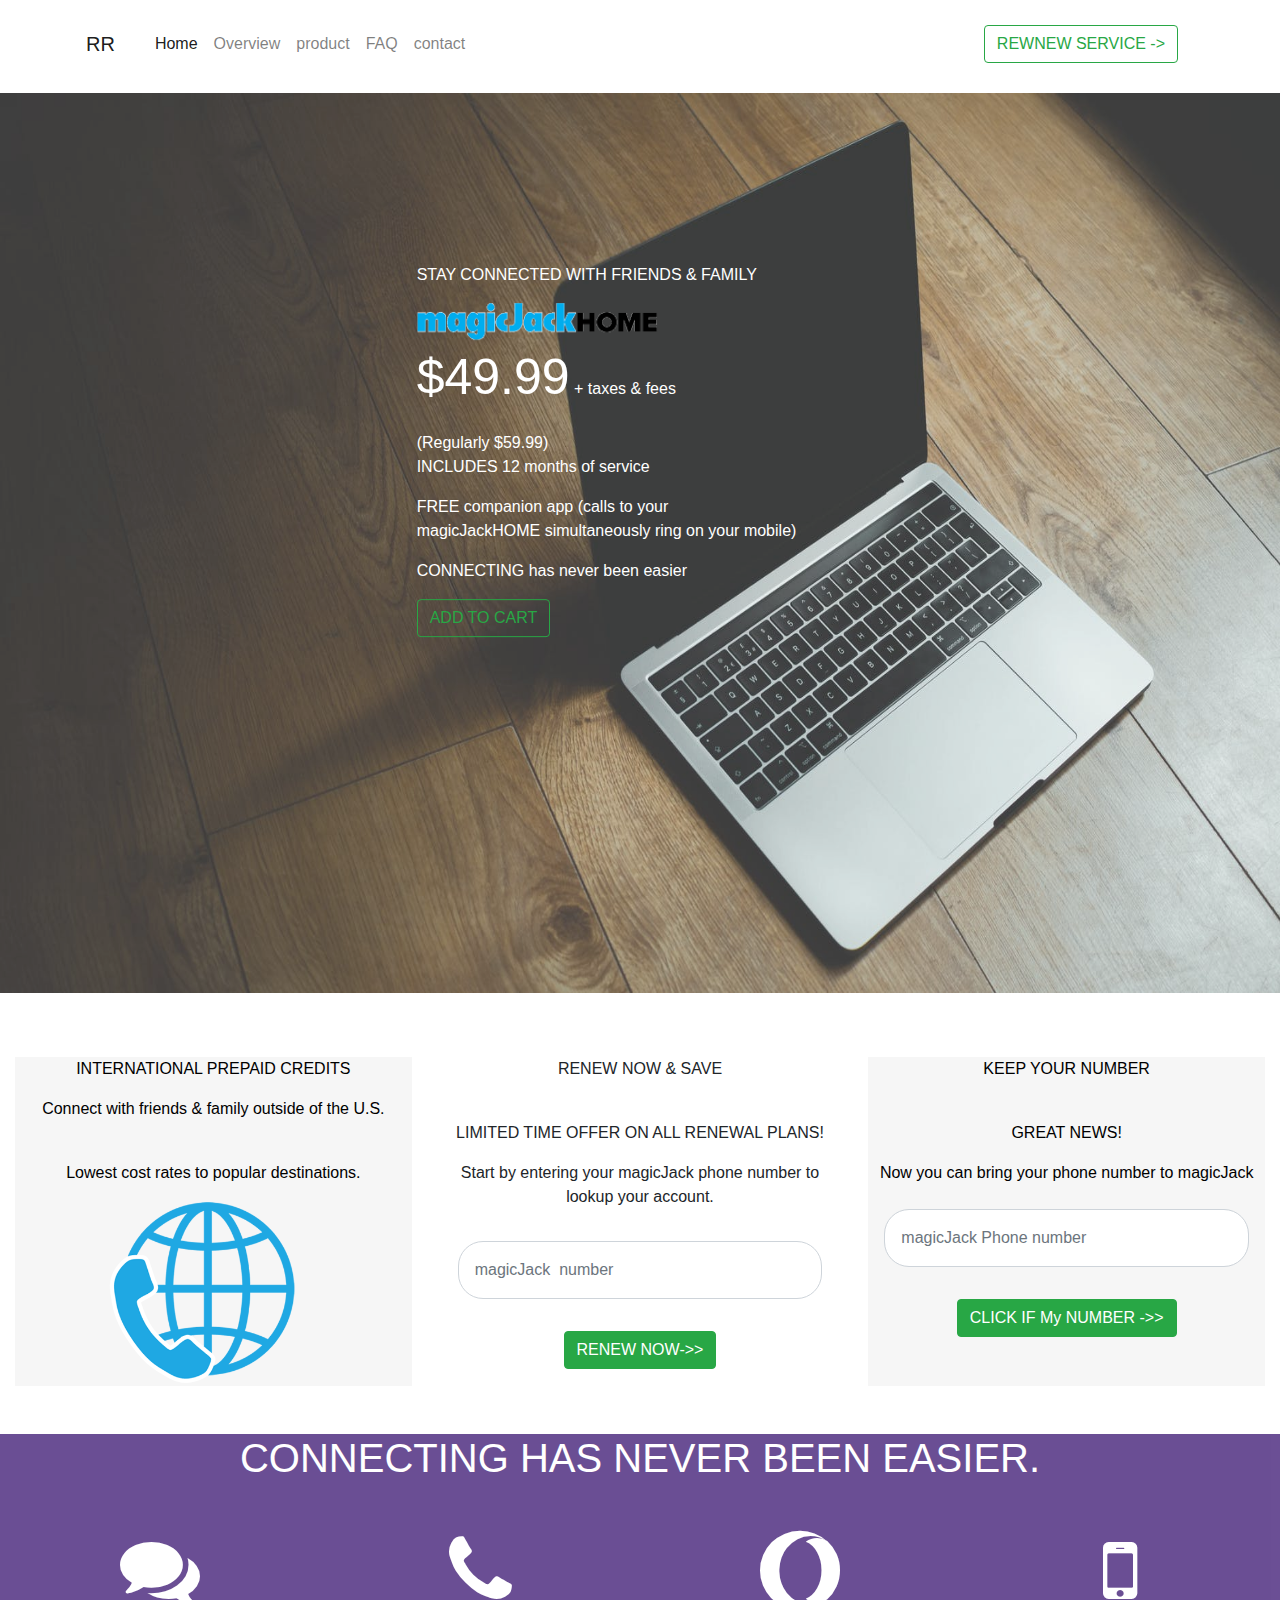
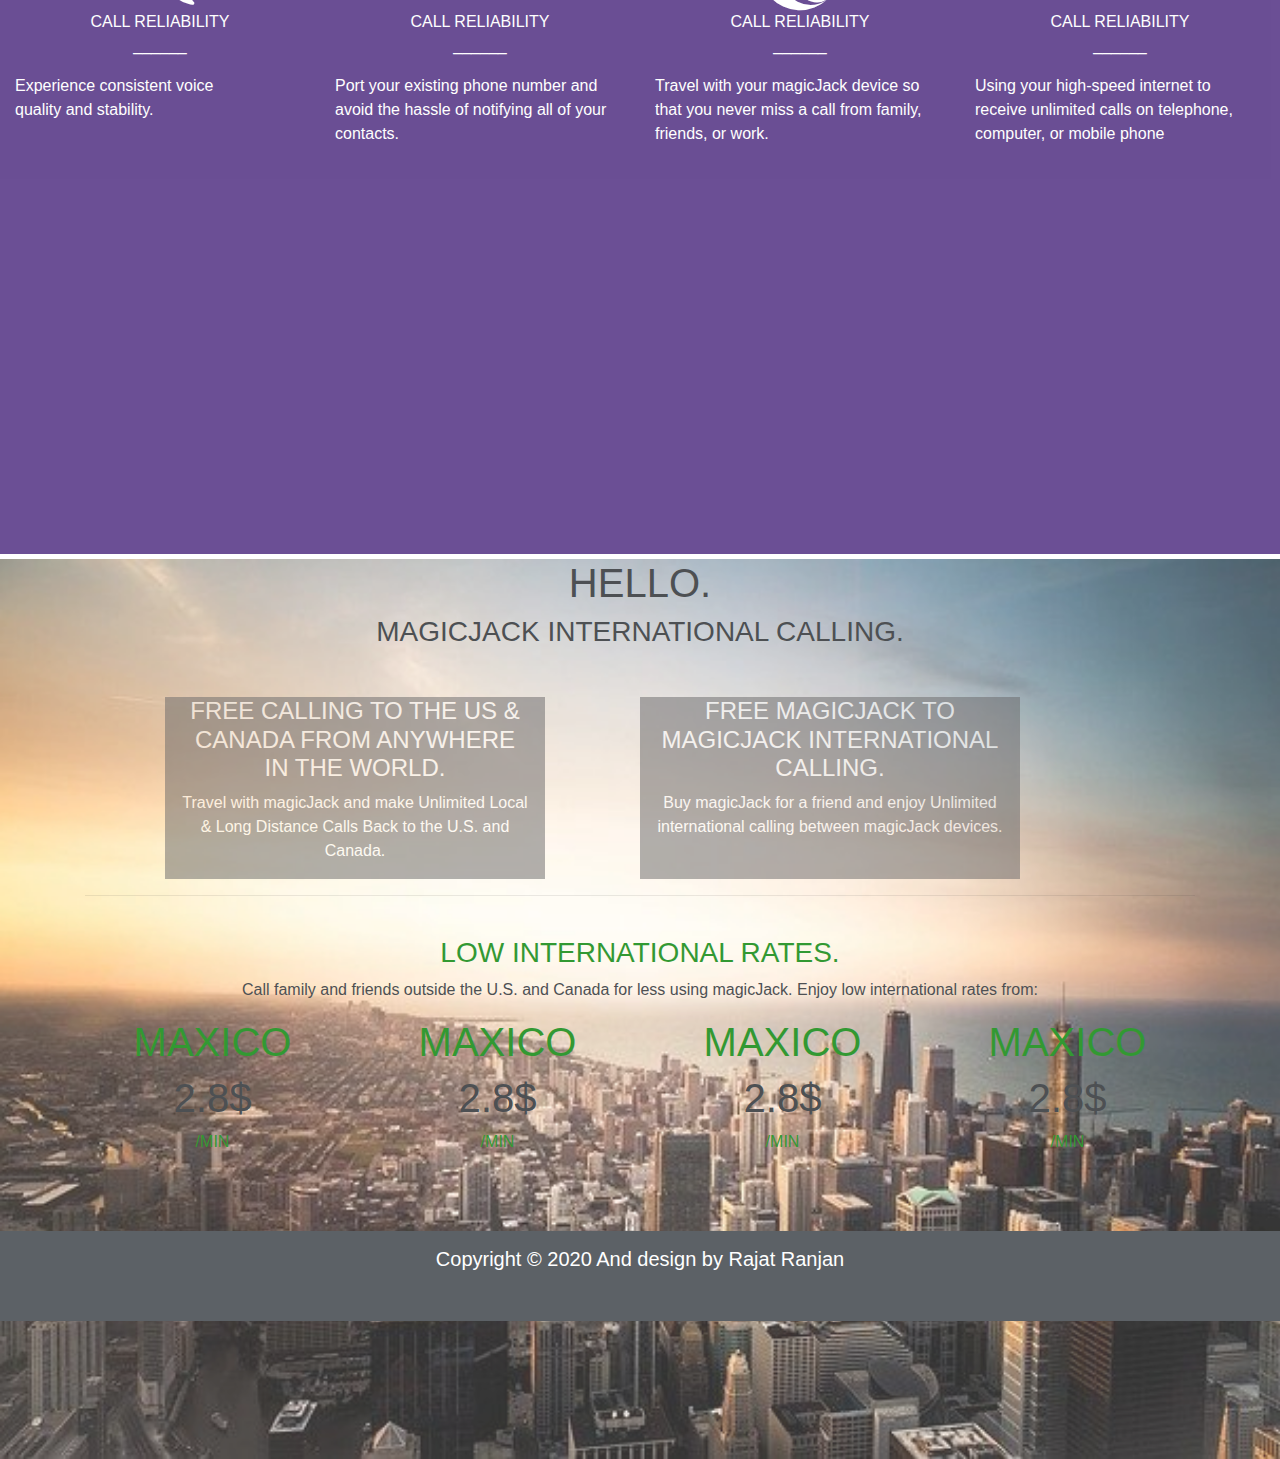
<file: index.html>
<!Doctype html>
<html>
	<head>
	     <meta charset="utf-8">
    <meta name="viewport" content="width=device-width, initial-scale=1">
		<link rel="stylesheet" href ="bootstrap-4/css/bootstrap.min.css">
		
		<script src ="jquery/jquery-3.2.1.slim.js"></script>
		<script src="bootstrap-4/js/bootstrap.min.js"></script>
		<link rel="stylesheet" href="https://cdnjs.cloudflare.com/ajax/libs/font-awesome/4.7.0/css/font-awesome.min.css">
		<link rel="stylesheet" href="styless.css">
	</head>
	<body>
		<nav class="container navbar navbar-expand-lg navbar-light bg-white">
  <a class="navbar-brand" href="#">RR</a>
  <button class="navbar-toggler" type="button" data-toggle="collapse" data-target="#navbarSupportedContent" aria-controls="navbarSupportedContent" aria-expanded="false" aria-label="Toggle navigation">
    <span class="navbar-toggler-icon"></span>
  </button>

  <div class="collapse navbar-collapse p-3" id="navbarSupportedContent">
    <ul class="navbar-nav mr-auto">
      <li class="nav-item active">
        <a class="nav-link" href="index.html">Home <span class="sr-only">(current)</span></a>
      </li>
      <li class="nav-item">
        <a class="nav-link" href="overview.html">Overview</a>
      </li>
      <li class="nav-item">
        <a class="nav-link" href="Product.html">product</a>
      </li>
      <li class="nav-item">
        <a class="nav-link" href="faq.html">FAQ</a>
      </li>
      <li class="nav-item">
      	<a class="nav-link" href="contact.html">contact</a>
      </li>
    </ul>
    <form class="form-inline my-2 my-lg-0">
      
      <button class="btn btn-outline-success my-2 my-sm-0" type="submit">REWNEW SERVICE -></button>
    </form>
  </div>
</nav>










<!--Image -->
<section>
	<img class="imagearea" src="image/back.jpeg">
	<div class="block">
		<div class="row" style="margin-right: -5px"> <div class="col-lg-1"></div>
			<div class="col-lg text-left">
				<p>
	STAY CONNECTED WITH FRIENDS & FAMILY
	</p>
	<img src="image/productpg_homelogo.png" width="50%">
	<p><span class="Dollor"> $49.99</span> + taxes & fees</p>
	<span>(Regularly $59.99)</span>
	<p>INCLUDES 12 months of service</p>
	<p>FREE companion app (calls to your<br> magicJackHOME simultaneously ring on your <span> mobile)</span></p>
	<p>CONNECTING has never been easier</p>
	<button href="#" type="button" class="btn btn-outline-success">ADD TO CART</button>
			</div>

		</div>
    
	</div>
	</section>
	<section class="container-fluid">
		<div class="row mt-5">
			<div class="col-lg-4 text-center mt-3">
			 <div class="mainaside" >
				<p>INTERNATIONAL PREPAID CREDITS</p>
				<p>Connect with friends & family outside of the U.S.</p><br>
				<p>Lowest cost rates to popular destinations.</p>
				<img src="image/home-ipp.png" width="90%">
			</div>
			</div>
			<div class="col-lg-4 text-center mt-3">
				<p>RENEW NOW & SAVE</p><br>
				<p>LIMITED TIME OFFER ON ALL RENEWAL PLANS!</p>
                <p>Start by entering your magicJack phone number to lookup your account.</p>
                <div class="input-group mb-3 p-3">
                <input type="text" class="form-control p-3" placeholder="magicJack  number" aria-label="Username" aria-describedby="basic-addon1" style="border-radius: 25px">
               </div>

               <a href="#"
                <button type="button" class="btn btn-success">RENEW NOW->></button></a>
			</div>
			<div class="col-lg-4 text-center mt-3">
				<div class="mainaside">
				<p>KEEP YOUR NUMBER</p><br>
				<p>GREAT NEWS!</p>
				<label>Now you can bring your phone number to magicJack</label>
                <div class="input-group mb-3 p-3">
                <input type="text" class="form-control p-3" placeholder="magicJack Phone number" aria-label="Username" aria-describedby="basic-addon1" style="border-radius: 25px">
               </div>
                <a href="#"
                <button type="button" class="btn btn-success">CLICK IF My NUMBER ->></button></a>
				</div>
			</div>
		</div>
	</section>
  <div class="bgcolorofconection">

	<section  class="container-fluid text-center">
		<h1 class="mt-5">CONNECTING HAS NEVER BEEN EASIER.</h1>
		<div class="row mt-5  mb-5">
			<div class="col-lg-3">
				<i class="fa fa-5x fa-comments"></i><br>
				<span>CALL RELIABILITY</span>
				<p class="text-center">______</p>
				<p class="text-left">Experience consistent voice<br> quality and stability.</p>
			</div>
		
		
			<div class="col-lg-3">
				<i class="fa fa-5x fa-phone"></i><br>
				<span>CALL RELIABILITY</span>
				<p class="text-center">______</p>
				<p class="text-left">Port your existing phone number and avoid the hassle of notifying all of your contacts.</p>
			</div>
		
		
			<div class="col-lg-3">
				<i class="fa fa-5x fa-opera"></i><br>
				<span>CALL RELIABILITY</span>
				<p class="text-center">______</p>
				<p class="text-left">Travel with your magicJack device so that you never miss a call from family, friends, or work.</p>
			</div>
		
		
			<div class="col-lg-3">
				<i class="fa fa-5x fa-mobile"></i><br>
				<span>CALL RELIABILITY</span>
				<p class="text-center">______</p>
				<p class="text-left">Using your high-speed internet to receive unlimited calls on telephone, computer, or mobile phone</p>
			</div>
		</div>
	</section>
	</div>
	<div class="imagearea">
		<section class="container text-center">
			<h1>HELLO.</h1>
			<h3>MAGICJACK INTERNATIONAL CALLING.</h3>
			<div class="row mt-5">
				<div class="col-lg-1"></div>
				<div  style="background-color: #414042 ;color: #fff;opacity: 0.5"  class="col-lg-4 ">
					<h4>FREE CALLING TO THE US & CANADA FROM ANYWHERE IN THE WORLD.</h4>
					<p>Travel with magicJack and make Unlimited Local & Long Distance Calls Back to the U.S. and Canada.</p>
				</div>
				<div class="col-lg-1"></div>
				<div style="background-color: #414042 ;color: #fff;opacity: 0.5" class="col-lg-4">
					<h4>FREE MAGICJACK TO MAGICJACK INTERNATIONAL CALLING.</h4>
					<p>Buy magicJack for a friend and enjoy Unlimited international calling between magicJack devices.</p>
				</div>
				<div class="col-lg-1"></div>
			</div>
			<hr><br>
			<h3 class="green">LOW INTERNATIONAL RATES.</h3>
			<p>Call family and friends outside the U.S. and Canada for less using magicJack. Enjoy low international rates from:</p>
			<div class="row">
				<div class="col-lg-3">
					<h1 class="green">MAXICO</h1>
					<h1>2.8$</h1>
					<span class="green">/MIN</span>
				</div>
				<div class="col-lg-3">
					<h1 class="green">MAXICO</h1>
					<h1>2.8$</h1>
					<span class="green">/MIN</span>
				</div>
				<div class="col-lg-3">
					<h1 class="green">MAXICO</h1>
					<h1>2.8$</h1>
					<span class="green">/MIN</span>
				</div>
				<div class="col-lg-3">
					<h1 class="green">MAXICO</h1>
					<h1>2.8$</h1>
					<span class="green">/MIN</span>
				</div>
			</div>
		</section>
      <div class="footer bg-dark" style="margin-top: 6%;">
				<h5 class="text-center p-3 text-white">Copyright © 2020 And design by Rajat Ranjan</h5>
			</div>
	</div>
   
	</body>
</html>
</file>
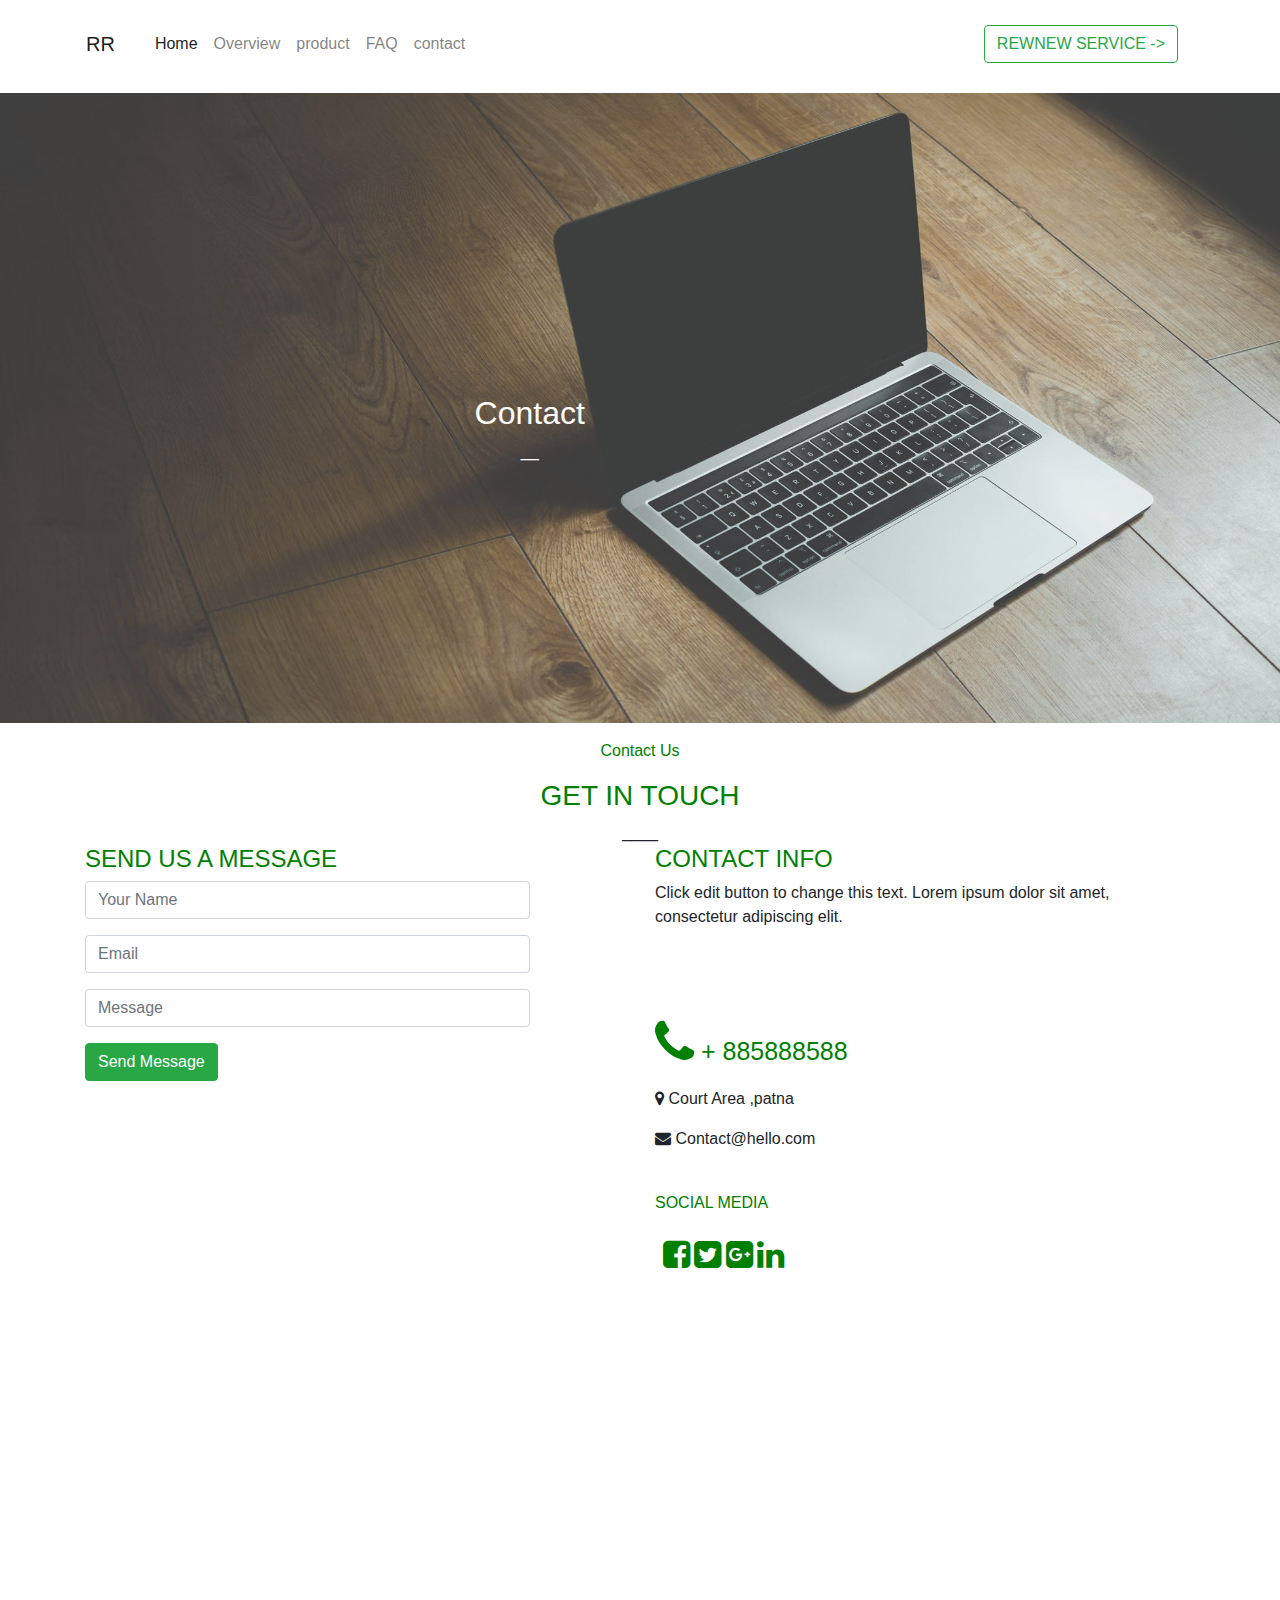
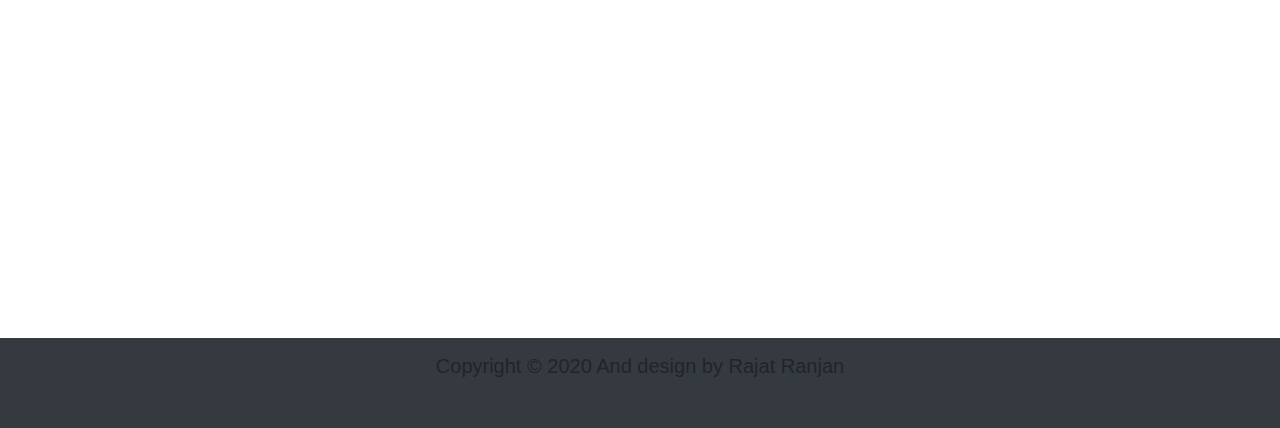
<file: contact.html>
<!Doctype html>
<html>
	<head>
	     <meta charset="utf-8">
    <meta name="viewport" content="width=device-width, initial-scale=1">
		<link rel="stylesheet" href ="bootstrap-4/css/bootstrap.min.css">
		
		<script src ="jquery/jquery-3.2.1.slim.js"></script>
		<script src="bootstrap-4/js/bootstrap.min.js"></script>
		<link rel="stylesheet" href="https://cdnjs.cloudflare.com/ajax/libs/font-awesome/4.7.0/css/font-awesome.min.css">
		<link rel="stylesheet" href="styless.css">
	</head>
	<body>
		<nav class="container navbar navbar-expand-lg navbar-light bg-white">
  <a class="navbar-brand" href="#">RR</a>
  <button class="navbar-toggler" type="button" data-toggle="collapse" data-target="#navbarSupportedContent" aria-controls="navbarSupportedContent" aria-expanded="false" aria-label="Toggle navigation">
    <span class="navbar-toggler-icon"></span>
  </button>

  <div class="collapse navbar-collapse p-3" id="navbarSupportedContent">
    <ul class="navbar-nav mr-auto">
      <li class="nav-item active">
        <a class="nav-link" href="index.html">Home <span class="sr-only">(current)</span></a>
      </li>
      <li class="nav-item">
        <a class="nav-link" href="overview.html">Overview</a>
      </li>
      <li class="nav-item">
        <a class="nav-link" href="Product.html">product</a>
      </li>
      <li class="nav-item">
        <a class="nav-link" href="faq.html">FAQ</a>
      </li>
      <li class="nav-item">
      	<a class="nav-link" href="contact.html">contact</a>
      </li>
    </ul>
    <form class="form-inline my-2 my-lg-0">
      
      <button class="btn btn-outline-success my-2 my-sm-0" type="submit">REWNEW SERVICE -></button>
    </form>
  </div>
</nav>










		<img class="imageare" src="image/back.jpeg" height="60%">
        <div class="blo">
    <div class="row"> 
      <div class="col-lg text-center">
        <h2>Contact</h2>
        <span>__</span>
      </div>
    </div>
    </div>

<section class="container">
	<div class="text-center mt-3">
		<p class="green">Contact Us </p>
	<h3 class="green">GET IN TOUCH</h3>
	<span>____</span>
	</div>

	<div class="row">
		<div class="col-sm-6">
			<h4 class="green">SEND US A MESSAGE</h4>
			<form>		      
			                <div>
			                    <span id ="errors1" style="text-align:center;" ></span>
								
								</div>
							  <div class="form-group row">
								
								<div class="col-sm-10">
								  <input type="Name" class="form-control" id="inputName3" placeholder="Your Name">
								</div>
							  </div>
							  <div class="form-group row">
								
								<div class="col-sm-10">
								  <input type="phone" class="form-control" id="inputPhone3" placeholder="Email">
								</div>
								</div>
								   <div class="form-group row">
									
									<div class="col-sm-10">
									  <input type="Message" class="form-control" id="inputMassage3" placeholder="Message">
									</div>
								  </div>
								  
						        <button type="button" class="btn btn-success">Send Message</button>
					  
					</form>
		</div>
		<div class="col-sm-6">
			<h4 class="green">CONTACT INFO</h4>
            <p>Click edit button to change this text. Lorem ipsum dolor sit amet, consectetur adipiscing elit. </p>
            <br>
            <br>
            <br>
            <div class="text-left"></div>
            <p  style="color: green;font-size: 25px">
				<i class="fa fa-2x fa-phone"></i> + 885888588
	        </p>
	        <p><i class="fa fa-map-marker"></i> Court Area ,patna</p>
	        <p><i class="fa fa-envelope"></i> Contact@hello.com</p>
	        <br>
	        <p class="green">SOCIAL MEDIA</p>
	        <p class="green p-2"><i class="fa fa-2x fa-facebook-square"></i> <i class="fa fa-2x fa-twitter-square"></i> <i class="fa fa-2x fa-google-plus-square"></i> <i class="fa fa-2x fa-linkedin"></i></p>

		</div>
	</div>
	<div class="row">
		<div class="embed-responsive embed-responsive-16by9">
			<iframe src="https://www.google.com/maps/embed?pb=!1m18!1m12!1m3!1d3078.2389526097895!2d85.0886057144925!3d25.594722221739456!2m3!1f0!2f0!3f0!3m2!1i1024!2i768!4f13.1!3m3!1m2!1s0x39ed57e7d0a13555%3A0x901d32ef90f07d5!2sJay%20Prakash%20Narayan%20International%20Airport!5e1!3m2!1sen!2sin!4v1595185859432!5m2!1sen!2sin" width="1111" height="450" frameborder="0" style="border:0;" allowfullscreen="" aria-hidden="false" tabindex="0"></iframe>
		</div>
	</div>
</section>
<section class="footer bg-dark" >
   	
   	<h5 class="text-center p-3">Copyright © 2020 And design by Rajat Ranjan

</h5>
   </section>
</body>
</html>
</file>
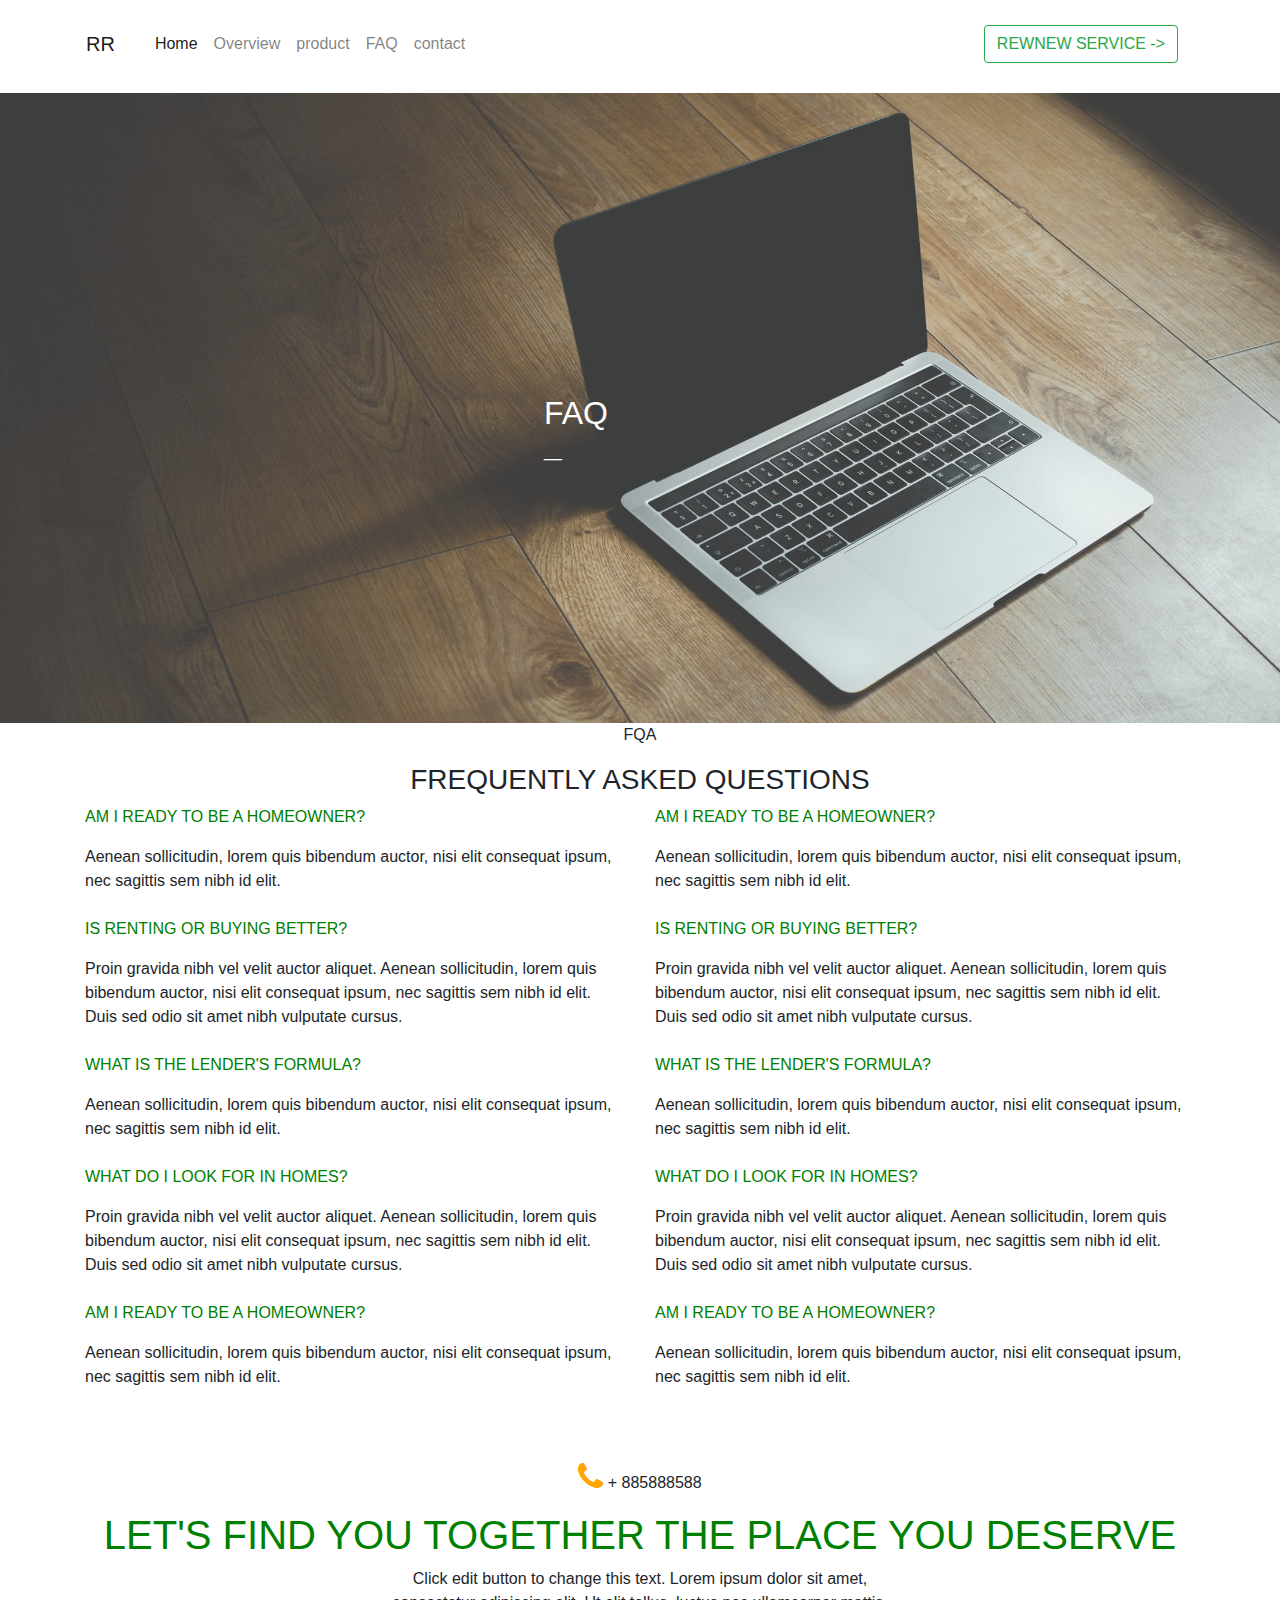
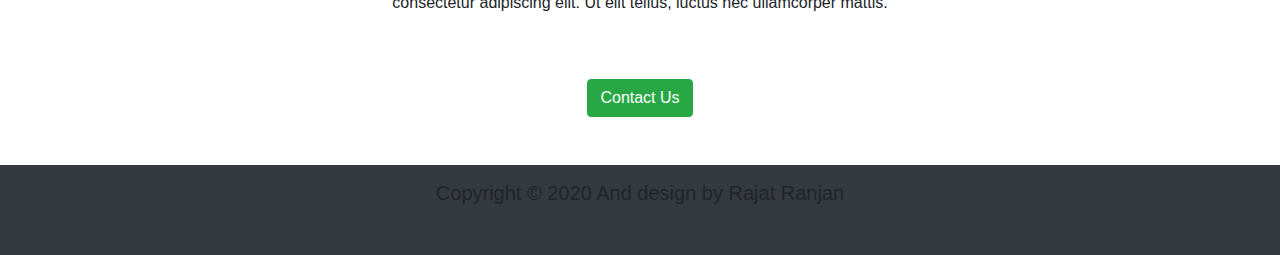
<file: faq.html>
<!Doctype html>
<html>
	<head>
	     <meta charset="utf-8">
    <meta name="viewport" content="width=device-width, initial-scale=1">
		<link rel="stylesheet" href ="bootstrap-4/css/bootstrap.min.css">
		
		<script src ="jquery/jquery-3.2.1.slim.js"></script>
		<script src="bootstrap-4/js/bootstrap.min.js"></script>
		<link rel="stylesheet" href="https://cdnjs.cloudflare.com/ajax/libs/font-awesome/4.7.0/css/font-awesome.min.css">
		<link rel="stylesheet" href="styless.css">
	</head>
	<body>
		<nav class="container navbar navbar-expand-lg navbar-light bg-white">
  <a class="navbar-brand" href="#">RR</a>
  <button class="navbar-toggler" type="button" data-toggle="collapse" data-target="#navbarSupportedContent" aria-controls="navbarSupportedContent" aria-expanded="false" aria-label="Toggle navigation">
    <span class="navbar-toggler-icon"></span>
  </button>

  <div class="collapse navbar-collapse p-3" id="navbarSupportedContent">
    <ul class="navbar-nav mr-auto">
      <li class="nav-item active">
        <a class="nav-link" href="index.html">Home <span class="sr-only">(current)</span></a>
      </li>
      <li class="nav-item">
        <a class="nav-link" href="overview.html">Overview</a>
      </li>
      <li class="nav-item">
        <a class="nav-link" href="Product.html">product</a>
      </li>
      <li class="nav-item">
        <a class="nav-link" href="faq.html">FAQ</a>
      </li>
      <li class="nav-item">
      	<a class="nav-link" href="contact.html">contact</a>
      </li>
    </ul>
    <form class="form-inline my-2 my-lg-0">
      
      <button class="btn btn-outline-success my-2 my-sm-0" type="submit">REWNEW SERVICE -></button>
    </form>
  </div>
</nav>










		<img class="imageare" src="image/back.jpeg" height="60%">
        <div class="blo">
    <div class="row"> 
      <div class="col-lg text-left">
        <h2>FAQ</h2>
        <span>__</span>
      </div>
    </div>
    </div>

<section class="container">
	<p class="text-center">FQA</p>
	<h3 class="text-center">FREQUENTLY ASKED QUESTIONS</h3>
	<div class="row">
		<div class="col-sm-6 text-left"><p class="green">AM I READY TO BE A HOMEOWNER?</p><span>Aenean sollicitudin, lorem quis bibendum auctor, nisi elit consequat ipsum, nec sagittis sem nibh id elit.</span>
       <br><br>
       <p class="green">IS RENTING OR BUYING BETTER?</p><span>Proin gravida nibh vel velit auctor aliquet. Aenean sollicitudin, lorem quis bibendum auctor, nisi elit consequat ipsum, nec sagittis sem nibh id elit. Duis sed odio sit amet nibh vulputate cursus.</span><br><br>
       <p class="green">WHAT IS THE LENDER'S FORMULA?</p>
       <span>Aenean sollicitudin, lorem quis bibendum auctor, nisi elit consequat ipsum, nec sagittis sem nibh id elit. </span><br><br>
       <p class="green">WHAT DO I LOOK FOR IN HOMES?</p>
       <span>Proin gravida nibh vel velit auctor aliquet. Aenean sollicitudin, lorem quis bibendum auctor, nisi elit consequat ipsum, nec sagittis sem nibh id elit. Duis sed odio sit amet nibh vulputate cursus.</span><br><br>
       <p class="green">AM I READY TO BE A HOMEOWNER?</p><span>Aenean sollicitudin, lorem quis bibendum auctor, nisi elit consequat ipsum, nec sagittis sem nibh id elit.</span>
       <br><br>
		</div>
		<div class="col-sm-6 text-left">
			<p class="green">AM I READY TO BE A HOMEOWNER?</p><span>Aenean sollicitudin, lorem quis bibendum auctor, nisi elit consequat ipsum, nec sagittis sem nibh id elit.</span>
       <br><br>
       <p class="green">IS RENTING OR BUYING BETTER?</p><span>Proin gravida nibh vel velit auctor aliquet. Aenean sollicitudin, lorem quis bibendum auctor, nisi elit consequat ipsum, nec sagittis sem nibh id elit. Duis sed odio sit amet nibh vulputate cursus.</span><br><br>
       <p class="green">WHAT IS THE LENDER'S FORMULA?</p>
       <span>Aenean sollicitudin, lorem quis bibendum auctor, nisi elit consequat ipsum, nec sagittis sem nibh id elit. </span><br><br>
       <p class="green">WHAT DO I LOOK FOR IN HOMES?</p>
       <span>Proin gravida nibh vel velit auctor aliquet. Aenean sollicitudin, lorem quis bibendum auctor, nisi elit consequat ipsum, nec sagittis sem nibh id elit. Duis sed odio sit amet nibh vulputate cursus.</span><br><br>
       <p class="green">AM I READY TO BE A HOMEOWNER?</p><span>Aenean sollicitudin, lorem quis bibendum auctor, nisi elit consequat ipsum, nec sagittis sem nibh id elit.</span>
       <br><br>
		</div>
	</div>
	<div class="mt-5 mb-5 text-center">
	<p class="text-center">
				<i class="fa fa-2x fa-phone" style="color: orange"></i> + 885888588
		
	</p>
	<h1 class="green">LET'S FIND YOU TOGETHER THE PLACE YOU DESERVE</h1>
	<div class="row">
		<div class="col-sm-3"></div>
		<div class="col-sm-6"><p>Click edit button to change this text. Lorem ipsum dolor sit amet, consectetur adipiscing elit. Ut elit tellus, luctus nec ullamcorper mattis.</p><br><br></div>
		<div class="col-sm-3"></div>
	</div>
	
	<button type="button" class="btn btn-success">Contact Us</button>
</div>
</section>
<section class="footer bg-dark" >
   	
   	<h5 class="text-center p-3">Copyright © 2020 And design by Rajat Ranjan

</h5>
   </section>
</body>
</html>
</file>
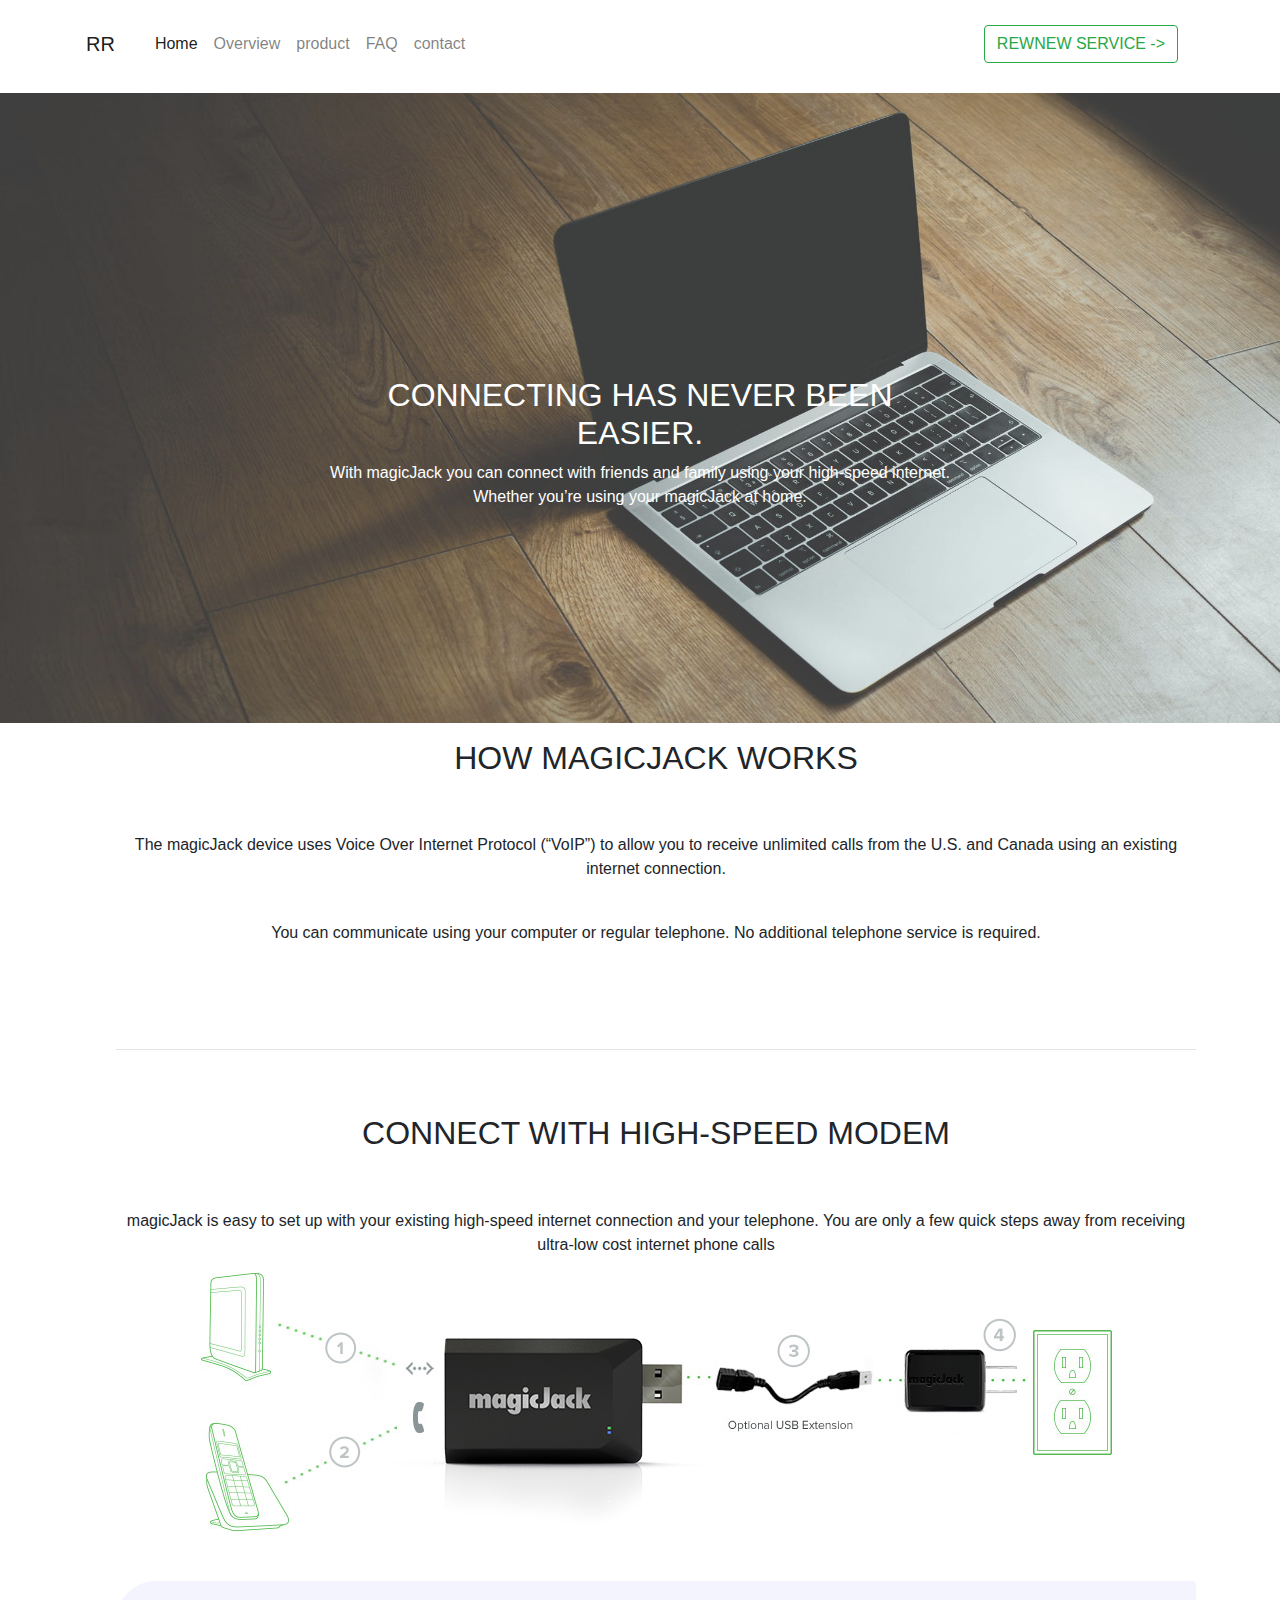
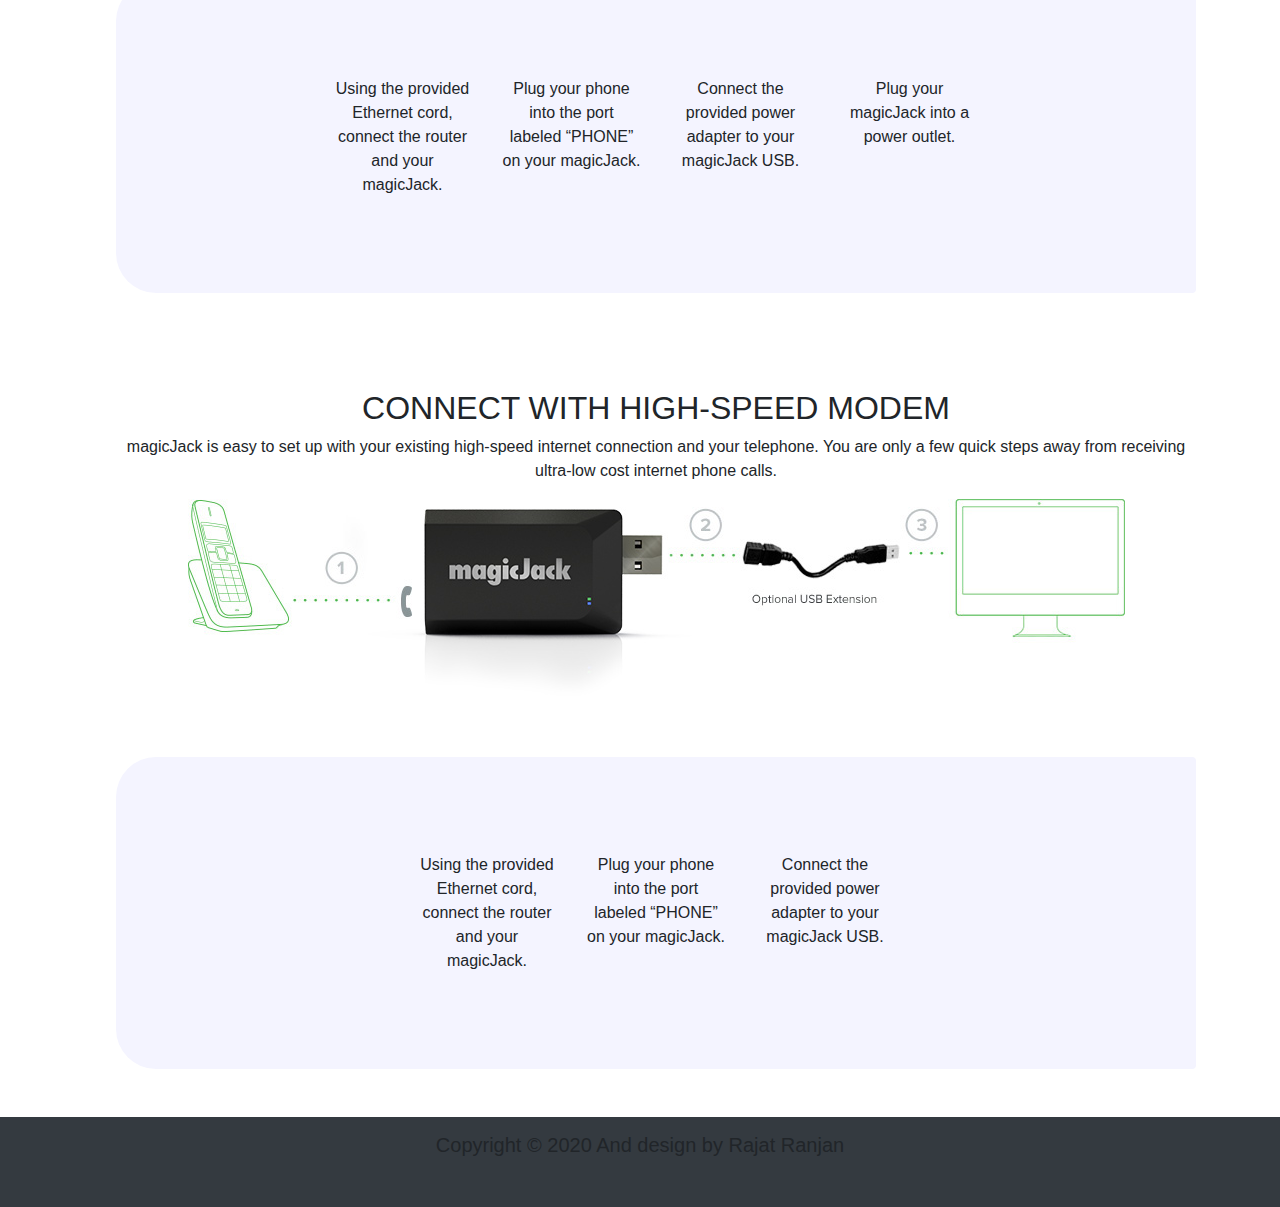
<file: overview.html>
<!Doctype html>
<html>
  <head>
       <meta charset="utf-8">
    <meta name="viewport" content="width=device-width, initial-scale=1">
    <link rel="stylesheet" href ="bootstrap-4/css/bootstrap.min.css">
    
    <script src ="jquery/jquery-3.2.1.slim.js"></script>
    <script src="bootstrap-4/js/bootstrap.min.js"></script>
    <link rel="stylesheet" href="https://cdnjs.cloudflare.com/ajax/libs/font-awesome/4.7.0/css/font-awesome.min.css">
    <link rel="stylesheet" href="styless.css">
  </head>
  <body>
    <nav class="container navbar navbar-expand-lg navbar-light bg-white">
  <a class="navbar-brand" href="#">RR</a>
  <button class="navbar-toggler" type="button" data-toggle="collapse" data-target="#navbarSupportedContent" aria-controls="navbarSupportedContent" aria-expanded="false" aria-label="Toggle navigation">
    <span class="navbar-toggler-icon"></span>
  </button>

  <div class="collapse navbar-collapse p-3" id="navbarSupportedContent">
    <ul class="navbar-nav mr-auto">
      <li class="nav-item active">
        <a class="nav-link" href="index.html">Home <span class="sr-only">(current)</span></a>
      </li>
      <li class="nav-item">
        <a class="nav-link" href="overview.html">Overview</a>
      </li>
      <li class="nav-item">
        <a class="nav-link" href="Product.html">product</a>
      </li>
      <li class="nav-item">
        <a class="nav-link" href="faq.html">FAQ</a>
      </li>
      <li class="nav-item">
        <a class="nav-link" href="contact.html">contact</a>
      </li>
    </ul>
    <form class="form-inline my-2 my-lg-0">
      
      <button class="btn btn-outline-success my-2 my-sm-0" type="submit">REWNEW SERVICE -></button>
    </form>
  </div>
</nav>










  <!--Image -->
<section >
  <img class="imageare" src="image/back.jpeg">
  <div class="block">
    <div class="row"> 
      <div class="col-lg text-center">
        <h2>CONNECTING HAS NEVER BEEN EASIER.</h2>
  <p>With magicJack you can connect with friends and family using your high-speed internet. Whether you’re using your magicJack at home.</p>
      </div>

    </div>
    
  </div>
  </section>
  <section class="container">
    <div class="container text-center m-3">
    <h2>HOW MAGICJACK WORKS</h2><br><br>
    <p>The magicJack device uses Voice Over Internet Protocol (“VoIP”) to allow you to receive unlimited calls from the U.S. and Canada using an existing internet connection.</p>
    <br>
    <p>You can communicate using your computer or regular telephone. No additional telephone service is required.</p><br><br><br>
    <hr>
    <br><br>
    <h2>CONNECT WITH HIGH-SPEED MODEM</h2>
    <br><br>
    <p>magicJack is easy to set up with your existing high-speed internet connection and your telephone. You are only a few quick steps away from receiving ultra-low cost internet phone calls</p>
    <img src="image/setup-without-computer.jpg" class="img-fluid" alt="Responsive image">
    <div class="p-5 mt-5 mb-5  text-black rounded-right " style="border-radius: 40px;background-color: #F4F4FF" >
      <div class="row mt-5 mb-5">
        <div class="col-sm-2"></div>
        <div class="col-sm-2">Using the provided Ethernet cord, connect the router and your magicJack.</div>
        <div class="col-sm-2">Plug your phone into the port labeled “PHONE” on your magicJack.</div>
        <div class="col-sm-2">Connect the provided power adapter to your magicJack USB.</div>
        <div class="col-sm-2">Plug your magicJack into a power outlet.</div>
        <div class="col-sm-2"></div>
      </div>
    </div>
    <br><br>
    <h2>CONNECT WITH HIGH-SPEED MODEM</h2>
    <p>magicJack is easy to set up with your existing high-speed internet connection and your telephone. You are only a few quick steps away from receiving ultra-low cost internet phone calls.</p>
    <img src="image/setup-with-computer.jpg" class="img-fluid" alt="Responsive image">
    <div class="p-5 mt-5 mb-5  text-black rounded-right " style="border-radius: 40px;background-color: #F4F4FF" >
      <div class="row mt-5 mb-5">
        <div class="col-sm-3"></div>
        <div class="col-sm-2">Using the provided Ethernet cord, connect the router and your magicJack.</div>
        <div class="col-sm-2">Plug your phone into the port labeled “PHONE” on your magicJack.</div>
        <div class="col-sm-2">Connect the provided power adapter to your magicJack USB.</div>
        
        <div class="col-sm-3"></div>
      </div>
    </div>
  </section>
  <section class="footer bg-dark" >
    
    <h5 class="text-center p-3">Copyright © 2020 And design by Rajat Ranjan

</h5>
   </section>
</body>
</html>
</file>
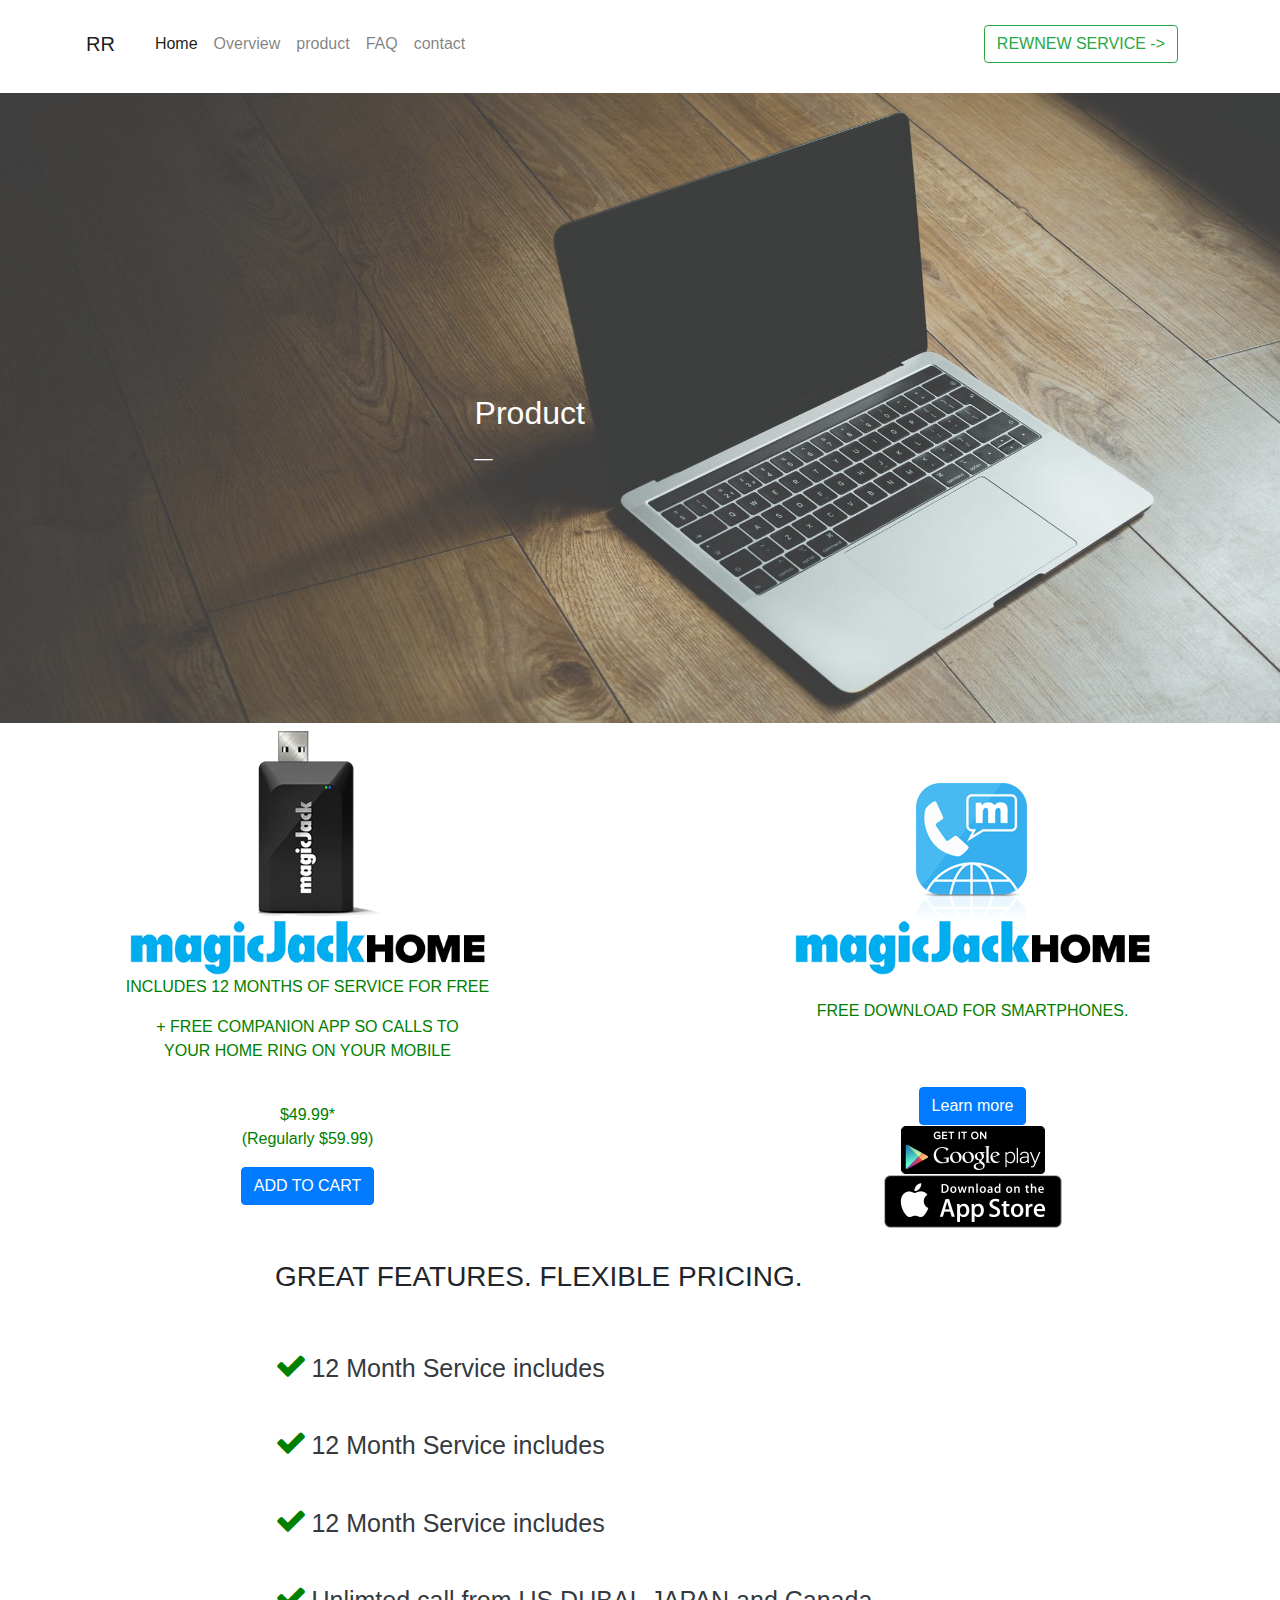
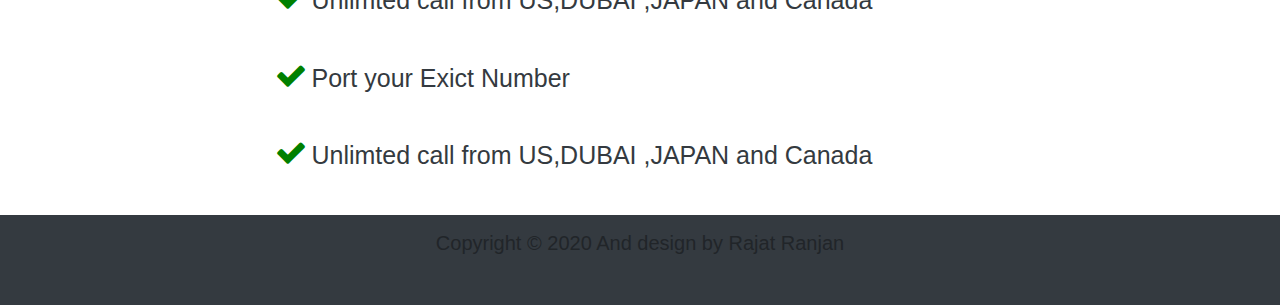
<file: Product.html>
<!Doctype html>
<html>
	<head>
	     <meta charset="utf-8">
    <meta name="viewport" content="width=device-width, initial-scale=1">
		<link rel="stylesheet" href ="bootstrap-4/css/bootstrap.min.css">
		
		<script src ="jquery/jquery-3.2.1.slim.js"></script>
		<script src="bootstrap-4/js/bootstrap.min.js"></script>
		<link rel="stylesheet" href="https://cdnjs.cloudflare.com/ajax/libs/font-awesome/4.7.0/css/font-awesome.min.css">
		<link rel="stylesheet" href="styless.css">
	</head>
	<body>
        <nav class="container navbar navbar-expand-lg navbar-light bg-white">
  <a class="navbar-brand" href="#">RR</a>
  <button class="navbar-toggler" type="button" data-toggle="collapse" data-target="#navbarSupportedContent" aria-controls="navbarSupportedContent" aria-expanded="false" aria-label="Toggle navigation">
    <span class="navbar-toggler-icon"></span>
  </button>

  <div class="collapse navbar-collapse p-3" id="navbarSupportedContent">
    <ul class="navbar-nav mr-auto">
      <li class="nav-item active">
        <a class="nav-link" href="index.html">Home <span class="sr-only">(current)</span></a>
      </li>
      <li class="nav-item">
        <a class="nav-link" href="overview.html">Overview</a>
      </li>
      <li class="nav-item">
        <a class="nav-link" href="Product.html">product</a>
      </li>
      <li class="nav-item">
        <a class="nav-link" href="faq.html">FAQ</a>
      </li>
      <li class="nav-item">
        <a class="nav-link" href="contact.html">contact</a>
      </li>
    </ul>
    <form class="form-inline my-2 my-lg-0">
      
      <button class="btn btn-outline-success my-2 my-sm-0" type="submit">REWNEW SERVICE -></button>
    </form>
  </div>
</nav>










		<img class="imageare" src="image/back.jpeg" height="60%">
        <div class="blo">
    <div class="row"> 
      <div class="col-lg text-left">
        <h2>Product</h2>
        <span>__</span>
      </div>
    </div>
    </div>

    <section class="container">
    	<div class="row mt-2">
    	<div class="col-sm-5 text-center"><img src="image/products-magicjack-home.png"><br><img src="image/productpg_homelogo.png" width="80%"> <p class="green">INCLUDES 12 MONTHS OF SERVICE FOR FREE</p>
        <p class="green">+ FREE COMPANION APP SO CALLS TO<br>
         YOUR HOME RING ON YOUR MOBILE</p><br>
        <p class="green">$49.99*<br>
         (Regularly $59.99)</p>
         <button type="button" class="btn btn-primary">ADD TO CART</button>
    	</div>
    	<div class="col-sm-2"></div>
    	<div class="col-sm-5 text-center"><img src="image/products-magicapp.png"><br><img src="image/productpg_homelogo.png" width="80%"><br><br>
    		<p class="green">FREE DOWNLOAD FOR SMARTPHONES.</p><br><br>
            <button type="button" class="btn btn-primary">Learn more</button>
            <br><img src="image/logo-googleplay.png"><br>
            <img src="image/logo-appstore.png">
    	</div>
    	
    	</div><br>
    </section>
    <section class="container">
    	<div class="row mt-2">
    		<div class="col-sm-2"></div>
    		<div class="col-sm-10">
    			<h3>GREAT FEATURES. FLEXIBLE PRICING.</h3>
    			<br>
    			<br>

    			<p href="#" class="text-dark"> <i class="fa fa-2x fa-check" style="color: green"></i> <span style="font-size: 25px">12 Month Service includes </p><br>
    			<p href="#" class="text-dark"> <i class="fa fa-2x fa-check" style="color: green"></i> <span style="font-size: 25px">12 Month Service includes </p><br>
    			<p href="#" class="text-dark"> <i class="fa fa-2x fa-check" style="color: green"></i> <span style="font-size: 25px">12 Month Service includes </p><br>
    			<p href="#" class="text-dark"> <i class="fa fa-2x fa-check" style="color: green"></i> <span style="font-size: 25px">Unlimted call from US,DUBAI ,JAPAN and Canada </p><br>
    			<p href="#" class="text-dark"> <i class="fa fa-2x fa-check" style="color: green"></i> <span style="font-size: 25px">Port your Exict Number </p><br>
    			<p href="#" class="text-dark"> <i class="fa fa-2x fa-check" style="color: green"></i> <span style="font-size: 25px">Unlimted call from US,DUBAI ,JAPAN and Canada </p><br>
    		</div>
    	</div>
    </section>
    <section class="footer bg-dark" >
    
    <h5 class="text-center p-3">Copyright © 2020 And design by Rajat Ranjan

</h5>
   </section>
</body>
</html>
</file>
<file: styless.css>
html {
  font-size: 1rem;
}

@include media-breakpoint-up(sm) {
  html {
    font-size: 1.2rem;
  }
}

@include media-breakpoint-up(md) {
  html {
    font-size: 1.4rem;
  }
}

@include media-breakpoint-up(lg) {
  html {
    font-size: 1.6rem;
  }
}

.imagearea{
	width:100%;
	background-repeat: no-repeat;
    background-size: cover;
margin-top:5px;
    height: 100vh;
    opacity: 0.8;

}
.imageare{
	width:100%;
	background-repeat: no-repeat;
    background-size: cover;
margin-top:5px;
    height: 70vh;
    opacity: 0.8;

}

.block{
text-align: center;
    z-index: 99;
	position: absolute;
  top: 50%;
  left: 50%;
  transform: translate(-50%, -50%);
	color:white;
}
.blo{
text-align: left;
    z-index: 99;
	position: absolute;
  top: 50%;
  right:50%;
  transform: translate(-50%, -80%);
	color:white;
}
.Dollor{
	font-size: 50px;
}

.bgcolorofconection{
	background-color: #46237a;
	height: 80vh;
	color: #fff;
	background-image: ;
	opacity: 0.8;
}
.imagearea{
	background-image: url(image/chicago.jpg);
}
.green{
	color: green;
}
.mainaside{
	background-color: #F6F6F6;
	color: #000;
	height: 100%;
}
.footer{
	height: 10vh;
}
</file>
